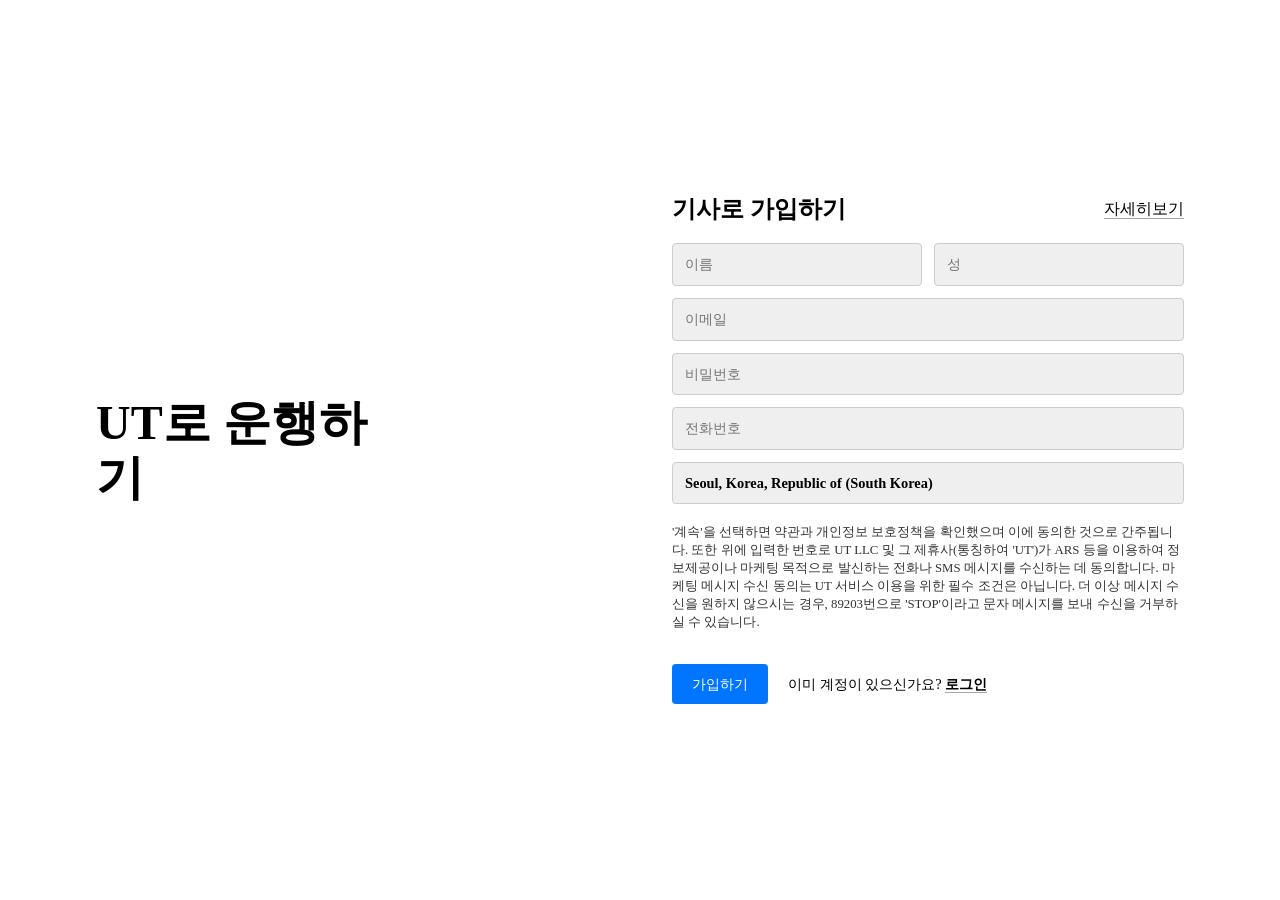
<file: src/html/Apply-Component.html>
<!DOCTYPE html>
<html lang="ko-KR">
  <head>
    <meta charset="UTF-8" />
    <meta name="viewport" content="width=device-width, initial-scale=1.0" />
    <title>Document</title>
    <link rel="stylesheet" href="/src/css/Apply.css" />
  </head>
  <body>
    <main class="wrapper">
      <section class="apply-container">
        <!-- 좌측 영역 -->
        <div class="left-content">
          <h1>UT로 운행하기</h1>
        </div>

        <!-- 우측 영역 -->
        <div class="right-content">
          <div class="right-header">
            <h2>기사로 가입하기</h2>
            <a href="#">자세히보기</a>
          </div>

          <form class="signup-form">
            <div class="input-group">
              <label for="last_name" class="sr-only">이름</label>
              <input type="text" id="last_name" name="last_name" placeholder="이름" autocomplete="given-name" />
            </div>
            <div class="input-group">
              <label for="first_name" class="sr-only">성</label>
              <input type="text" id="first_name" name="first_name" placeholder="성" autocomplete="family-name" />
            </div>
            <div class="input-email">
              <label for="user-email" class="sr-only">이메일</label>
              <input type="email" name="user-email" id="user-email" placeholder="이메일" />
            </div>
            <div class="input-pwd">
              <label for="user-pwd" class="sr-only">비밀번호</label>
              <input type="password" name="user-pwd" id="user-pwd" required placeholder="비밀번호" />
              <p class="error">비밀번호를 다시 입력해주세요.</p>
            </div>

            <div class="input-tel">
              <label for="user-tel" class="sr-only">전화번호</label>
              <input type="tel" name="user-tel" id="user-tel" placeholder="전화번호" />
            </div>

            <input type="text" class="location" name="location" value="Seoul, Korea, Republic of (South Korea)" readonly />

            <p class="terms">'계속'을 선택하면 약관과 개인정보 보호정책을 확인했으며 이에 동의한 것으로 간주됩니다. 또한 위에 입력한 번호로 UT LLC 및 그 제휴사(통칭하여 'UT')가 ARS 등을 이용하여 정보제공이나 마케팅 목적으로 발신하는 전화나 SMS 메시지를 수신하는 데 동의합니다. 마케팅 메시지 수신 동의는 UT 서비스 이용을 위한 필수 조건은 아닙니다. 더 이상 메시지 수신을 원하지 않으시는 경우, 89203번으로 'STOP'이라고 문자 메시지를 보내 수신을 거부하실 수 있습니다.</p>

            <div class="actions">
              <button type="submit" class="btn" aria-describedby="terms">가입하기</button>
              <div class="login-link"><span>이미 계정이 있으신가요?</span> <a href="#">로그인</a></div>
            </div>
          </form>
        </div>
      </section>
    </main>
  </body>
</html>
</file>
<file: src/css/Apply.css>
body *,
body *::before,
body *::after {
  box-sizing: border-box;
}

body {
  font-family: var(--base-font-family);
  line-height: 1.15;
  margin: 0;
}

/* 스타일 초기화 */
h1,
h2,
h3,
h4,
h5,
h6 {
  font: inherit;
  font-size: 1em;
  margin: 0;
}

a {
  color: inherit;
  text-decoration: none;
  border-bottom: 1px solid #a6a6a6;
}

ul,
ol {
  list-style: none;
  padding-left: 0;
  padding-inline-start: 0;
  margin: 0;
}

fieldset {
  border: 0;
  margin: 0;
  padding: 0;
}

p,
figure {
  margin: 0;
}

input,
textarea,
select,
option,
button {
  font: inherit;
}

/* 숨김 콘텐츠 */
.sr-only {
  position: absolute;
  width: 1px;
  height: 1px;
  margin: -1px;
  clip: rect(0, 0, 0, 0);
  clip-path: polygon(0 0, 0 0, 0 0);
  overflow: hidden;
  padding: 0;
  white-space: nowrap;
  border-width: 0;
}

.wrapper {
  display: grid;
  place-items: center;
  min-height: 100vh;
}

.apply-container {
  display: grid;
  grid-template-columns: 1fr 1fr;
  gap: 4rem;
  max-width: 1152px;
  padding: 2rem;
  align-items: center;

  .left-content {
    display: flex;
    align-items: center;
    block-size: 4.4375rem;
    inline-size: 18.625rem;

    h1 {
      font-size: 3rem;
      font-weight: bold;
    }
  }

  .right-content {
    .right-header {
      display: flex;
      justify-content: space-between;
      align-items: center;

      h2 {
        font-size: 1.5em;
        font-weight: bold;
      }
    }

    .signup-form {
      margin-top: 20px;
      display: grid;
      grid-template-columns: 1fr 1fr;
      gap: 12px;
    }
    .signup-form input {
      width: 100%;
      padding: 12px;
      border: 1px solid #ccc;
      font-size: 0.9rem;
      border-radius: 4px;
      background-color: #efefef;
      outline: none;
    }
    .signup-form .input-email,
    .signup-form .input-pwd,
    .signup-form .input-tel,
    .signup-form input[readonly] {
      grid-column: 1 / span 2;
    }

    /* 비밀번호 안내문 */
    .input-pwd .error {
      display: none; /* 기본적으로 숨김 */
      color: red;
      font-size: 12px;
      margin-top: 4px 0 0;
    }

    .input-pwd input:focus + .error {
      display: block;
    }

    .input-pwd input:focus {
      border: 2px solid red;
      outline: none;
    }

    .location {
      font-size: 1rem;
      font-weight: bold;
    }

    /* 약관 */
    .terms {
      grid-column: 1 / span 2;
      font-size: 0.8rem;
      line-height: 1.4;
      color: #333;
      margin-top: 8px;
    }

    /* 버튼 및 로그인 링크 */
    .actions {
      grid-column: 1 / span 2;
      display: flex;
      align-items: center;
      gap: 20px;
      margin-top: 20px;
    }

    .btn {
      background-color: #0075ff;
      color: white;
      padding: 12px 20px;
      border: none;
      border-radius: 4px;
      font-size: 0.9rem;
      cursor: pointer;
    }

    .login-link {
      font-size: 0.9rem;
    }

    .login-link a {
      color: #000;
      font-weight: bold;
      text-decoration: none;
    }
  }
}
</file>
